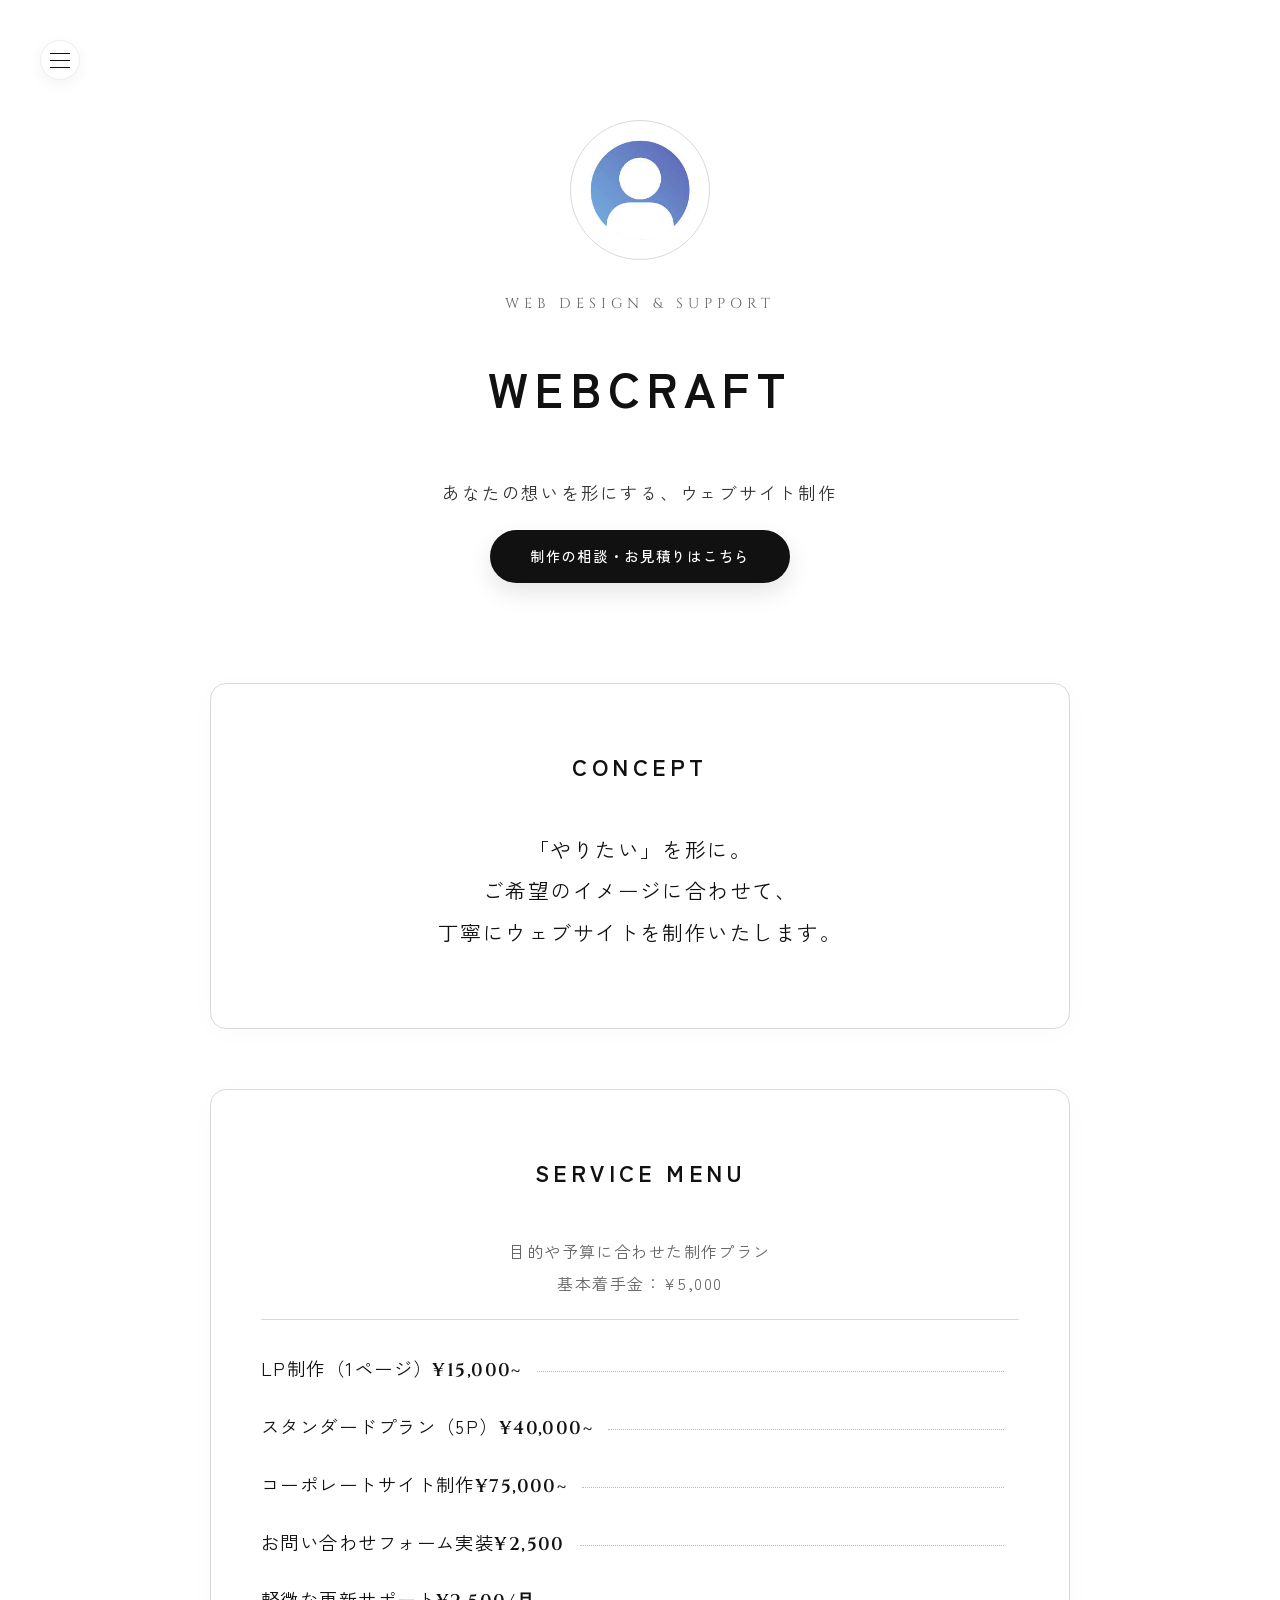
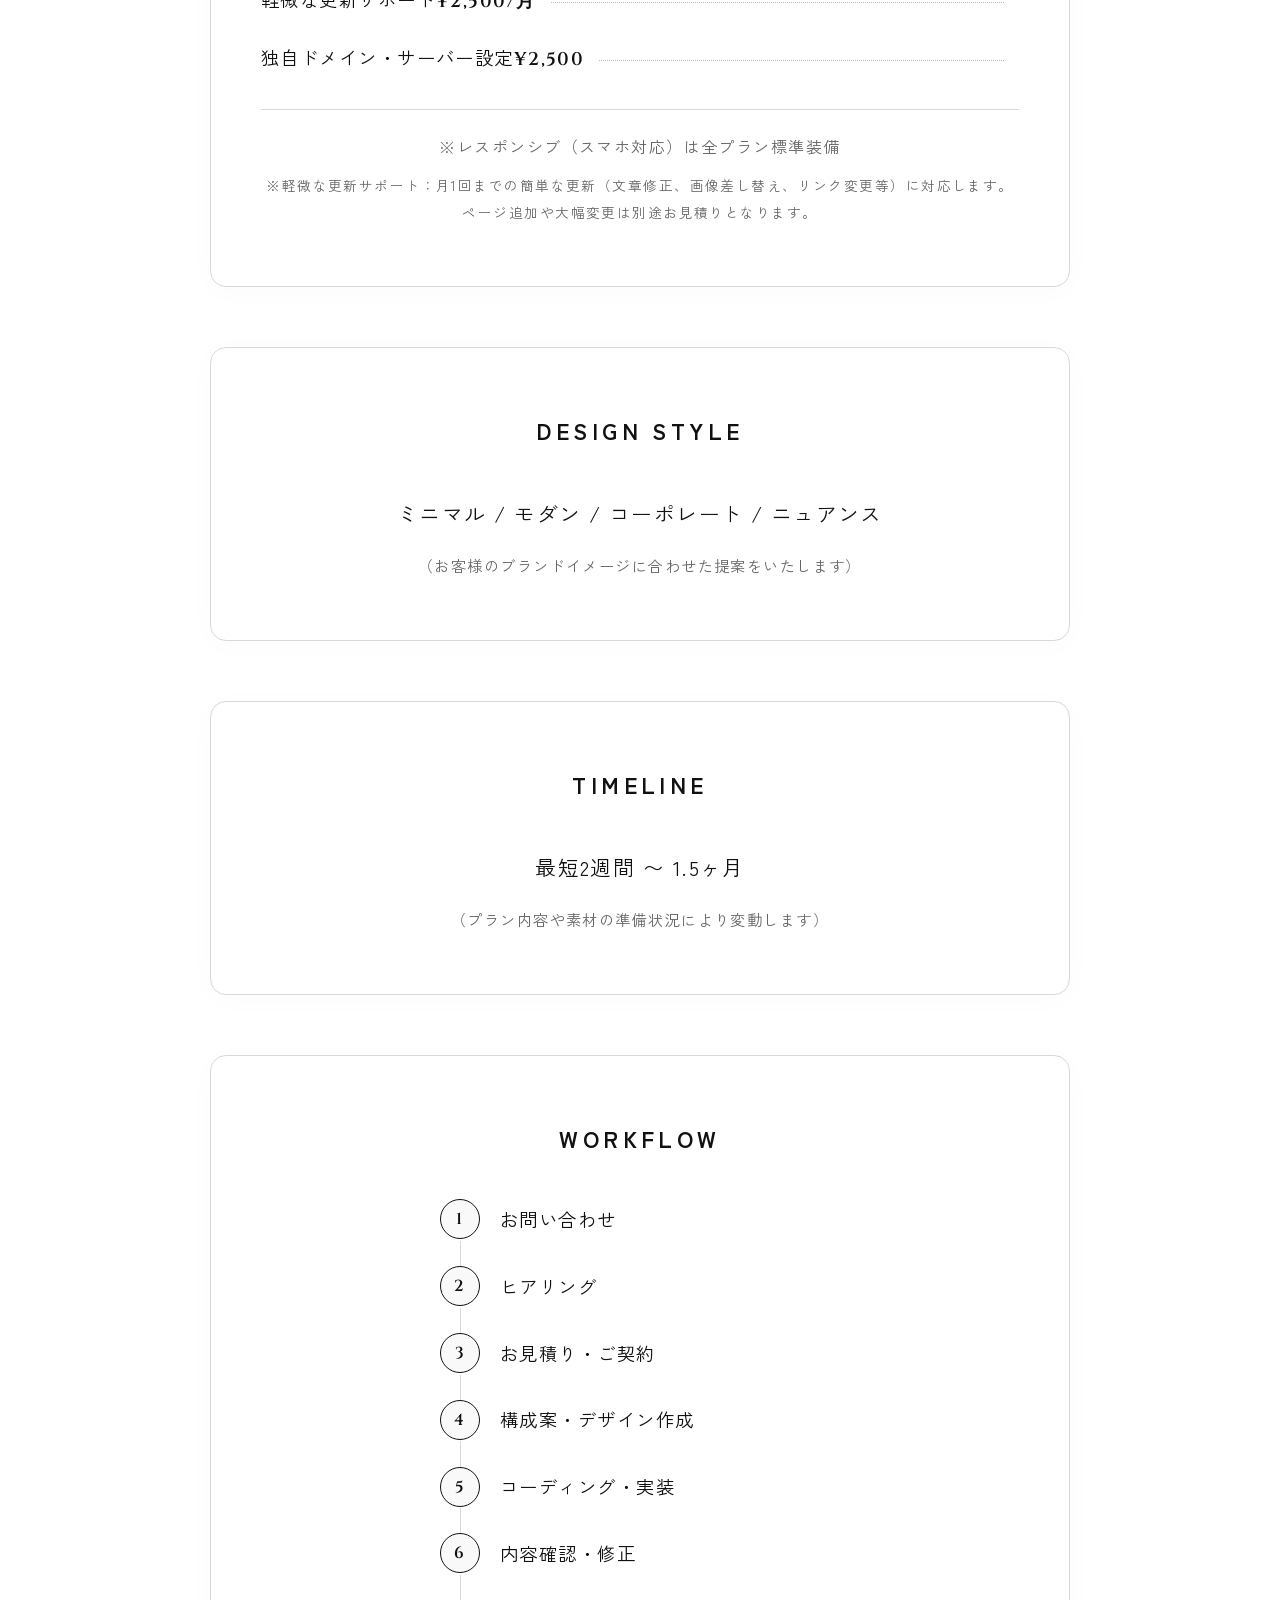
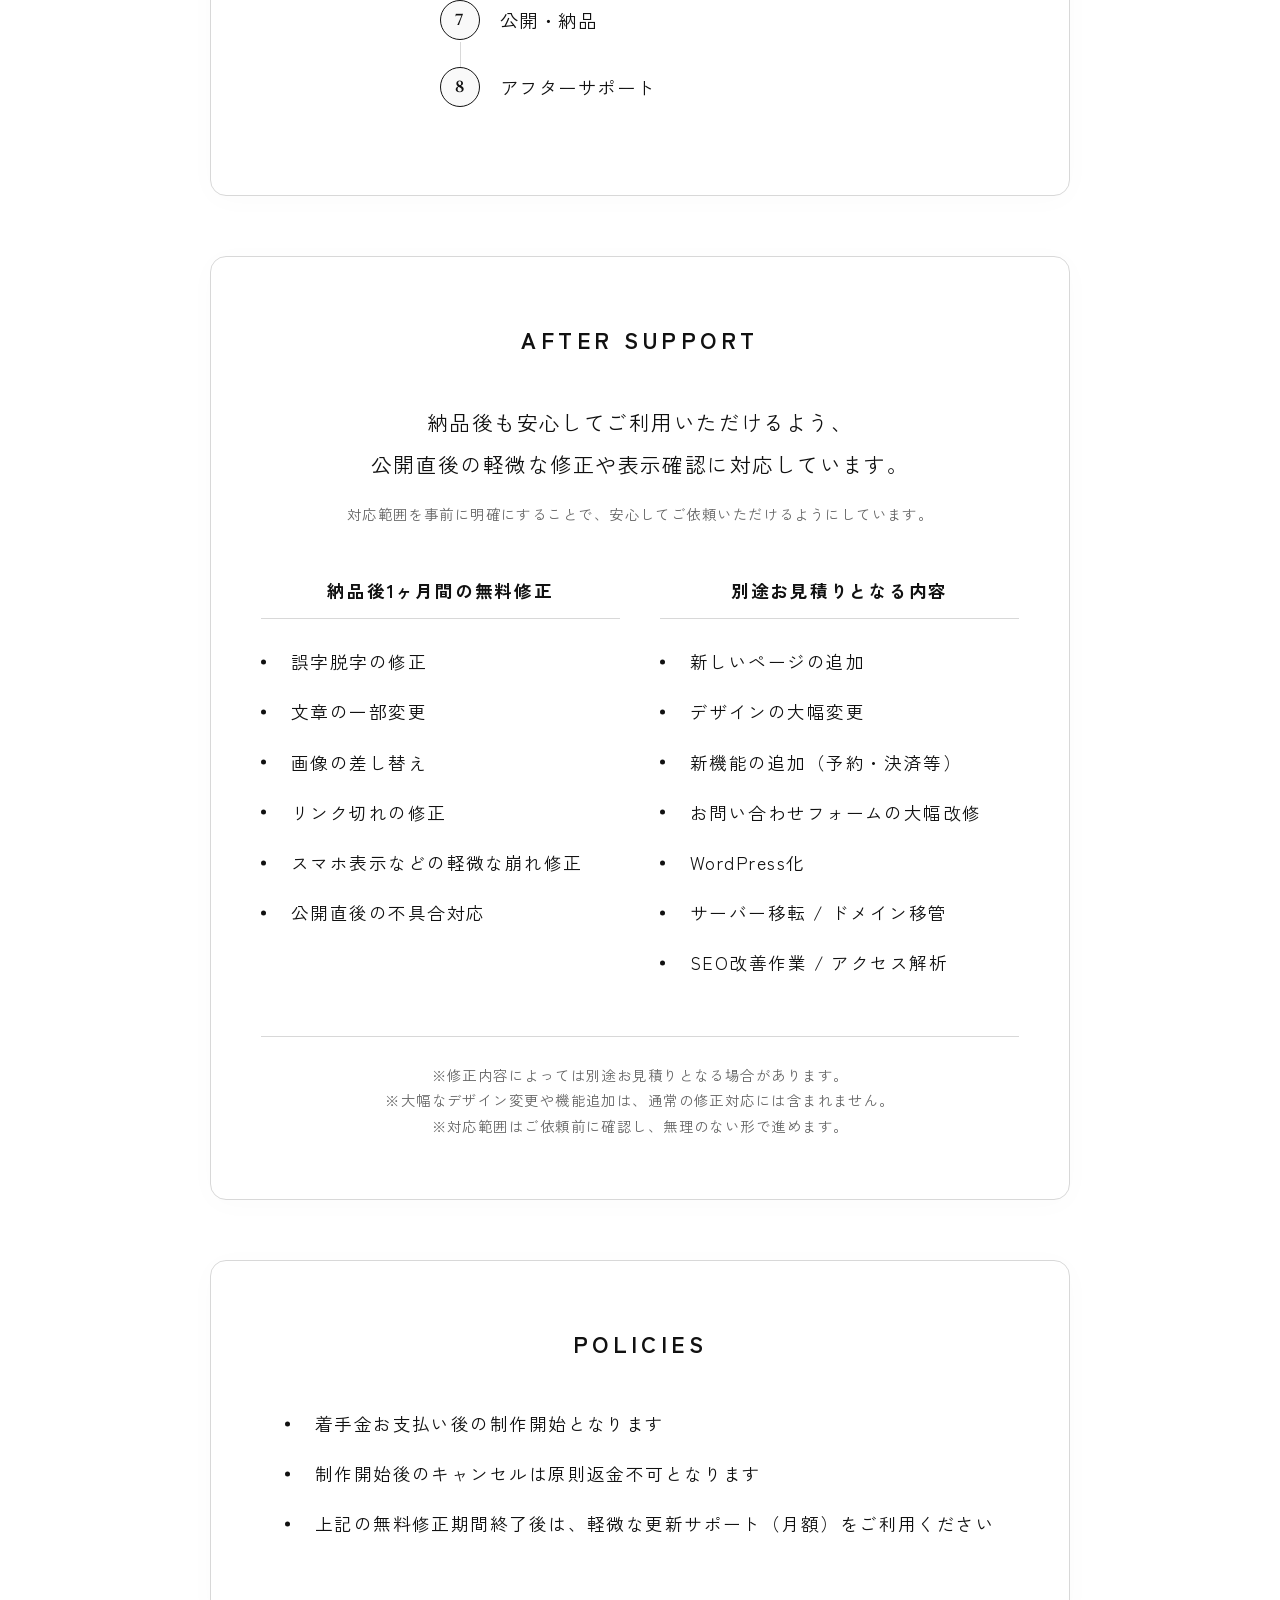
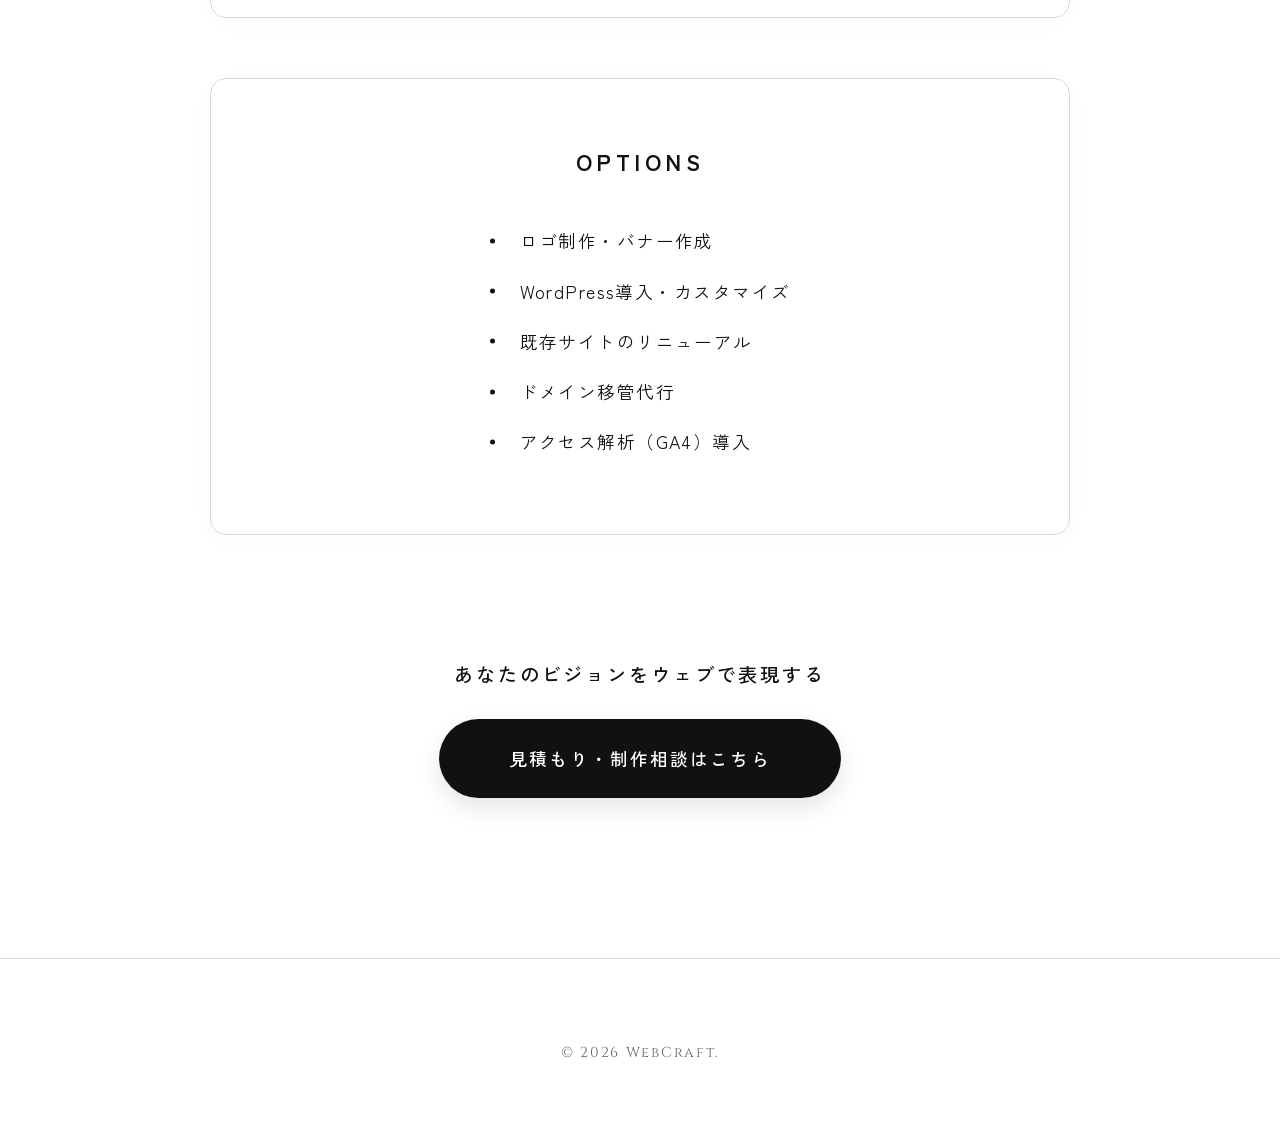
<file: index.html>
<!DOCTYPE html>
<html lang="ja">
<head>
    <meta charset="UTF-8">
    <meta name="viewport" content="width=device-width, initial-scale=1.0">
    <title>WebCraft | ウェブサイト制作・デザイン相談</title>
    <meta name="description" content="ご希望に合わせて、丁寧なウェブサイト制作・デザインの相談を承ります。LP制作から個人サイトまで、お気軽にご相談ください。">
    
    <!-- Google Fonts -->
    <link rel="preconnect" href="https://fonts.googleapis.com">
    <link rel="preconnect" href="https://fonts.gstatic.com" crossorigin>
    <link href="https://fonts.googleapis.com/css2?family=Cinzel:wght@400..800&family=Zen+Kaku+Gothic+New:wght@300;400;500&display=swap" rel="stylesheet">
    
    <link rel="stylesheet" href="style.css">
    <style>
        /* Sidebar Navigation Styles */
        .side-nav {
            position: fixed;
            top: 40px;
            left: 40px;
            z-index: 1000;
        }

        .nav-toggle {
            cursor: pointer;
            width: 40px;
            height: 40px;
            display: flex;
            flex-direction: column;
            justify-content: center;
            align-items: center;
            background: #fff;
            border: 1px solid #eee;
            border-radius: 50%;
            box-shadow: 0 4px 15px rgba(0,0,0,0.05);
            transition: all 0.3s ease;
        }

        .nav-toggle span {
            display: block;
            width: 20px;
            height: 1px;
            background: #111;
            margin: 3px 0;
            transition: 0.3s;
        }

        .nav-links {
            list-style: none;
            margin-top: 20px;
            background: rgba(255, 255, 255, 0.95);
            padding: 20px;
            border-radius: 12px;
            border: 1px solid #eee;
            box-shadow: 0 10px 30px rgba(0,0,0,0.05);
            backdrop-filter: blur(10px);
            opacity: 0;
            visibility: hidden;
            transform: translateX(-20px);
            transition: all 0.4s cubic-bezier(0.165, 0.84, 0.44, 1);
        }

        .side-nav.active .nav-links {
            opacity: 1;
            visibility: visible;
            transform: translateX(0);
        }

        .side-nav.active .nav-toggle span:nth-child(1) { transform: translateY(7px) rotate(45deg); }
        .side-nav.active .nav-toggle span:nth-child(2) { opacity: 0; }
        .side-nav.active .nav-toggle span:nth-child(3) { transform: translateY(-7px) rotate(-45deg); }

        .nav-links li {
            margin-bottom: 15px;
        }

        .nav-links li:last-child {
            margin-bottom: 0;
        }

        .nav-links a {
            text-decoration: none;
            color: #666;
            font-size: 0.85rem;
            text-transform: uppercase;
            letter-spacing: 0.2em;
            transition: color 0.3s;
            font-family: 'Zen Kaku Gothic New', sans-serif;
        }

        .nav-links a:hover {
            color: #111;
        }

        @media (max-width: 1000px) {
            .side-nav {
                top: 20px;
                left: 20px;
            }
        }
    </style>
</head>
<body>
    <nav class="side-nav">
        <div class="nav-toggle" id="navToggle">
            <span></span>
            <span></span>
            <span></span>
        </div>
        <ul class="nav-links">
            <li><a href="#concept">Concept</a></li>
            <li><a href="#menu">Menu</a></li>
            <li><a href="#colors">Colors</a></li>
            <li><a href="#delivery">Delivery</a></li>
            <li><a href="#flow">Flow</a></li>
            <li><a href="#support">Support</a></li>
            <li><a href="#notes">Notes</a></li>
            <li><a href="estimate.html" target="_blank">Order</a></li>
            <li><a href="contact.html" target="_blank">Contact</a></li>
        </ul>
    </nav>
    <div class="wrapper fade-in">
        <header class="header">
            <div class="logo-container">
                <img src="logo.png" alt="WebCraft Logo" class="site-logo">
            </div>
            <p class="subtitle">Web Design & Support</p>
            <h1 class="site-title">WebCraft</h1>
            <div class="header-cta" style="margin-top: 40px;">
                <p class="cta-tagline" style="font-size: 1.1rem; margin-bottom: 20px; letter-spacing: 0.1em; color: #333;">あなたの想いを形にする、ウェブサイト制作</p>
                <a href="estimate.html" target="_blank" class="btn-primary" style="padding: 12px 40px; font-size: 0.9rem;">制作の相談・お見積りはこちら</a>
            </div>
        </header>

        <main class="main-content">
            <section class="section" id="concept">
                <h2 class="section-title">Concept</h2>
                <div class="content-box">
                    <p class="text-large">
                        「やりたい」を形に。<br>
                        ご希望のイメージに合わせて、<br>
                        丁寧にウェブサイトを制作いたします。
                    </p>
                </div>
            </section>

            <section class="section" id="menu">
                <h2 class="section-title">Service Menu</h2>
                <div class="content-box">
                    <div class="menu-header">
                        <p>目的や予算に合わせた制作プラン</p>
                        <p>基本着手金：¥5,000</p>
                    </div>
                    <ul class="menu-list">
                        <li><span class="label">LP制作（1ページ）</span><span class="price">¥15,000~</span></li>
                        <li><span class="label">スタンダードプラン（5P）</span><span class="price">¥40,000~</span></li>
                        <li><span class="label">コーポレートサイト制作</span><span class="price">¥75,000~</span></li>
                        <li><span class="label">お問い合わせフォーム実装</span><span class="price">¥2,500</span></li>
                        <li><span class="label">軽微な更新サポート</span><span class="price">¥2,500/月</span></li>
                        <li><span class="label">独自ドメイン・サーバー設定</span><span class="price">¥2,500</span></li>
                    </ul>
                    <div class="menu-footer">
                        <p style="margin-bottom: 10px;">※レスポンシブ（スマホ対応）は全プラン標準装備</p>
                        <p style="font-size: 0.85rem;">※軽微な更新サポート：月1回までの簡単な更新（文章修正、画像差し替え、リンク変更等）に対応します。ページ追加や大幅変更は別途お見積りとなります。</p>
                    </div>
                </div>
            </section>

            <section class="section" id="colors">
                <h2 class="section-title">Design Style</h2>
                <div class="content-box">
                    <p class="text-large">ミニマル / モダン / コーポレート / ニュアンス</p>
                    <p class="text-small">（お客様のブランドイメージに合わせた提案をいたします）</p>
                </div>
            </section>

            <section class="section" id="delivery">
                <h2 class="section-title">Timeline</h2>
                <div class="content-box">
                    <p class="text-large">最短2週間 〜 1.5ヶ月</p>
                    <p class="text-small">（プラン内容や素材の準備状況により変動します）</p>
                </div>
            </section>

            <section class="section" id="flow">
                <h2 class="section-title">Workflow</h2>
                <div class="content-box">
                    <ol class="flow-list">
                        <li><span>1</span>お問い合わせ</li>
                        <li><span>2</span>ヒアリング</li>
                        <li><span>3</span>お見積り・ご契約</li>
                        <li><span>4</span>構成案・デザイン作成</li>
                        <li><span>5</span>コーディング・実装</li>
                        <li><span>6</span>内容確認・修正</li>
                        <li><span>7</span>公開・納品</li>
                        <li><span>8</span>アフターサポート</li>
                    </ol>
                </div>
            </section>

            <section class="section" id="support">
                <h2 class="section-title">After Support</h2>
                <div class="content-box">
                    <p class="text-large" style="margin-bottom: 40px;">
                        納品後も安心してご利用いただけるよう、<br>
                        公開直後の軽微な修正や表示確認に対応しています。<br>
                        <span style="font-size: 0.9rem; color: var(--text-light); margin-top: 15px; display: inline-block;">対応範囲を事前に明確にすることで、安心してご依頼いただけるようにしています。</span>
                    </p>
                    
                    <div style="display: flex; flex-wrap: wrap; gap: 40px; justify-content: center; text-align: left; margin-bottom: 40px;">
                        <div style="flex: 1; min-width: 280px; max-width: 400px;">
                            <h3 style="font-size: 1.1rem; margin-bottom: 25px; border-bottom: 1px solid var(--border-color); padding-bottom: 10px; letter-spacing: 0.1em; text-align: center;">納品後1ヶ月間の無料修正</h3>
                            <ul class="notes-list" style="display: block;">
                                <li>誤字脱字の修正</li>
                                <li>文章の一部変更</li>
                                <li>画像の差し替え</li>
                                <li>リンク切れの修正</li>
                                <li>スマホ表示などの軽微な崩れ修正</li>
                                <li>公開直後の不具合対応</li>
                            </ul>
                        </div>
                        <div style="flex: 1; min-width: 280px; max-width: 400px;">
                            <h3 style="font-size: 1.1rem; margin-bottom: 25px; border-bottom: 1px solid var(--border-color); padding-bottom: 10px; letter-spacing: 0.1em; text-align: center;">別途お見積りとなる内容</h3>
                            <ul class="notes-list" style="display: block;">
                                <li>新しいページの追加</li>
                                <li>デザインの大幅変更</li>
                                <li>新機能の追加（予約・決済等）</li>
                                <li>お問い合わせフォームの大幅改修</li>
                                <li>WordPress化</li>
                                <li>サーバー移転 / ドメイン移管</li>
                                <li>SEO改善作業 / アクセス解析</li>
                            </ul>
                        </div>
                    </div>
                    
                    <div style="font-size: 0.9rem; color: var(--text-light); border-top: 1px solid var(--border-color); padding-top: 25px; text-align: center; line-height: 1.8;">
                        <p>※修正内容によっては別途お見積りとなる場合があります。</p>
                        <p>※大幅なデザイン変更や機能追加は、通常の修正対応には含まれません。</p>
                        <p>※対応範囲はご依頼前に確認し、無理のない形で進めます。</p>
                    </div>
                </div>
            </section>

            <section class="section" id="notes">
                <h2 class="section-title">Policies</h2>
                <div class="content-box">
                    <ul class="notes-list">
                        <li>着手金お支払い後の制作開始となります</li>
                        <li>制作開始後のキャンセルは原則返金不可となります</li>
                        <li>上記の無料修正期間終了後は、軽微な更新サポート（月額）をご利用ください</li>
                    </ul>
                </div>
            </section>

            <section class="section" id="details">
                <h2 class="section-title">Options</h2>
                <div class="content-box">
                    <ul class="notes-list">
                        <li>ロゴ制作・バナー作成</li>
                        <li>WordPress導入・カスタマイズ</li>
                        <li>既存サイトのリニューアル</li>
                        <li>ドメイン移管代行</li>
                        <li>アクセス解析（GA4）導入</li>
                    </ul>
                </div>
            </section>

            <section class="cta-section">
                <p class="cta-tagline" style="font-size: 1.2rem; margin-bottom: 25px; letter-spacing: 0.15em; font-weight: 500;">あなたのビジョンをウェブで表現する</p>
                <a href="estimate.html" target="_blank" class="btn-primary">見積もり・制作相談はこちら</a>
            </section>
        </main>

        <footer class="footer">
            <p>&copy; 2026 WebCraft.</p>
        </footer>
    </div>
    <script>
        const navToggle = document.getElementById('navToggle');
        const sideNav = document.querySelector('.side-nav');
        const navLinks = document.querySelectorAll('.nav-links a');

        navToggle.addEventListener('click', () => {
            sideNav.classList.toggle('active');
        });

        navLinks.forEach(link => {
            link.addEventListener('click', () => {
                sideNav.classList.remove('active');
            });
        });
    </script>
</body>
</html>
</file>
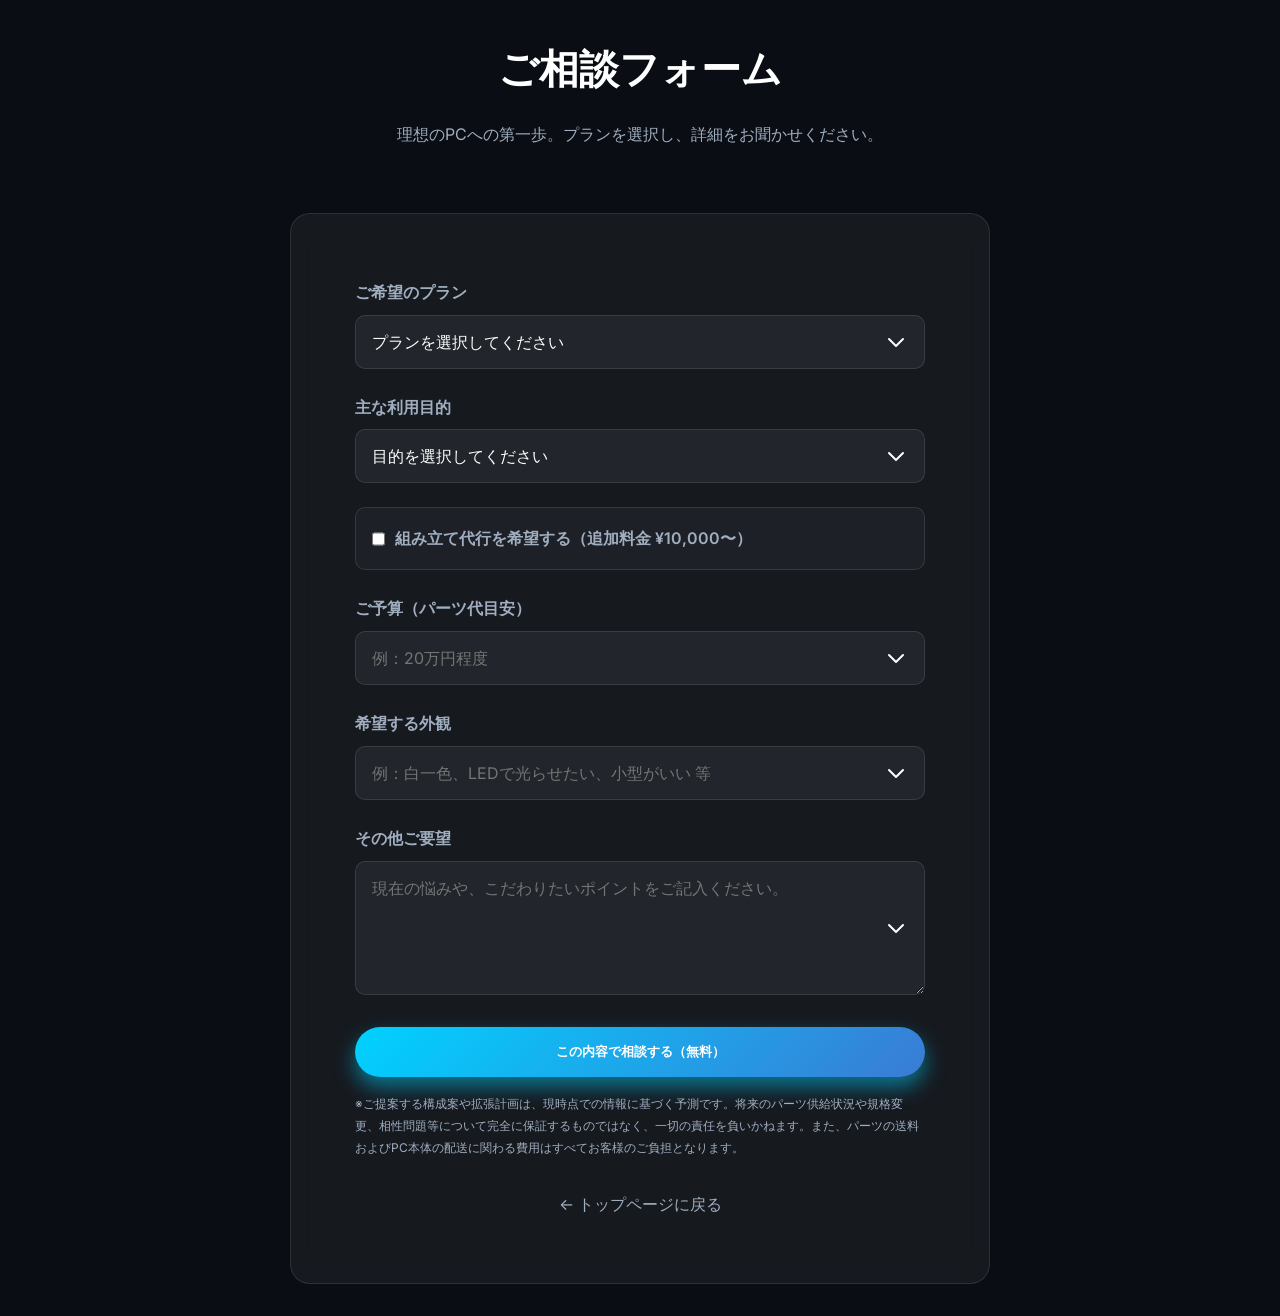
<file: contact.html>
<!DOCTYPE html>
<html lang="ja">
<head>
    <meta charset="UTF-8">
    <meta name="viewport" content="width=device-width, initial-scale=1.0">
    <title>ご相談フォーム | PC Build Consultant</title>
    <link rel="stylesheet" href="index.css">
    <link rel="stylesheet" href="https://cdnjs.cloudflare.com/ajax/libs/font-awesome/6.4.0/css/all.min.css">
    <style>
        body {
            display: flex;
            align-items: center;
            justify-content: center;
            min-height: 100vh;
            padding: 2rem;
        }
        .contact-container {
            width: 100%;
            max-width: 800px;
        }
        /* Style adjustments for select options to fix color clashing */
        select option {
            background-color: #1a202c; /* Matches dark theme */
            color: white;
        }
    </style>
</head>
<body>
    <div class="contact-container">
        <div class="section-title">
            <h2>ご相談フォーム</h2>
            <p>理想のPCへの第一歩。プランを選択し、詳細をお聞かせください。</p>
        </div>
        <div class="contact-form glass">
            <form id="pc-form">
                <div class="form-group">
                    <label for="plan">ご希望のプラン</label>
                    <select id="plan" required>
                        <option value="">プランを選択してください</option>
                        <option value="light">ライト構成案（¥1,000）</option>
                        <option value="standard">スタンダード・フルサポート（¥2,000）</option>
                        <option value="pro">プロフェッショナル・ビルド（¥4,000）</option>
                    </select>
                </div>
                <div class="form-group">
                    <label for="purpose">主な利用目的</label>
                    <select id="purpose" required>
                        <option value="">目的を選択してください</option>
                        <option value="gaming">ゲーミング</option>
                        <option value="creative">動画編集・クリエイティブ</option>
                        <option value="ai">AI学習・ディープラーニング</option>
                        <option value="office">事務・ビジネス</option>
                    </select>
                </div>
                <div class="form-group" style="display: flex; align-items: center; gap: 10px; background: rgba(255,255,255,0.03); padding: 1rem; border-radius: 10px; border: 1px solid var(--border);">
                    <input type="checkbox" id="assembly" style="width: auto; margin: 0;">
                    <label for="assembly" style="margin: 0; cursor: pointer;">組み立て代行を希望する（追加料金 ¥10,000〜）</label>
                </div>
                <div class="form-group">
                    <label for="budget">ご予算（パーツ代目安）</label>
                    <input type="text" id="budget" placeholder="例：20万円程度" required>
                </div>
                <div class="form-group">
                    <label for="look">希望する外観</label>
                    <input type="text" id="look" placeholder="例：白一色、LEDで光らせたい、小型がいい 等">
                </div>
                <div class="form-group">
                    <label for="message">その他ご要望</label>
                    <textarea id="message" rows="5" placeholder="現在の悩みや、こだわりたいポイントをご記入ください。"></textarea>
                </div>
                <button type="submit" class="btn btn-primary" style="width: 100%;">この内容で相談する（無料）</button>
                <p style="color: var(--text-muted); font-size: 0.75rem; margin-top: 1rem; line-height: 1.8;">
                    ※ご提案する構成案や拡張計画は、現時点での情報に基づく予測です。将来のパーツ供給状況や規格変更、相性問題等について完全に保証するものではなく、一切の責任を負いかねます。また、パーツの送料およびPC本体の配送に関わる費用はすべてお客様のご負担となります。
                </p>
                <div style="text-align: center; margin-top: 2rem;">
                    <a href="index.html" style="color: var(--text-muted); text-decoration: none;">← トップページに戻る</a>
                </div>
            </form>
        </div>
    </div>

    <script src="index.js"></script>
    <script>
        // Auto-fill plan if passed in URL
        const urlParams = new URLSearchParams(window.location.search);
        const plan = urlParams.get('plan');
        if (plan) {
            document.getElementById('plan').value = plan;
        }
    </script>
</body>
</html>
</file>
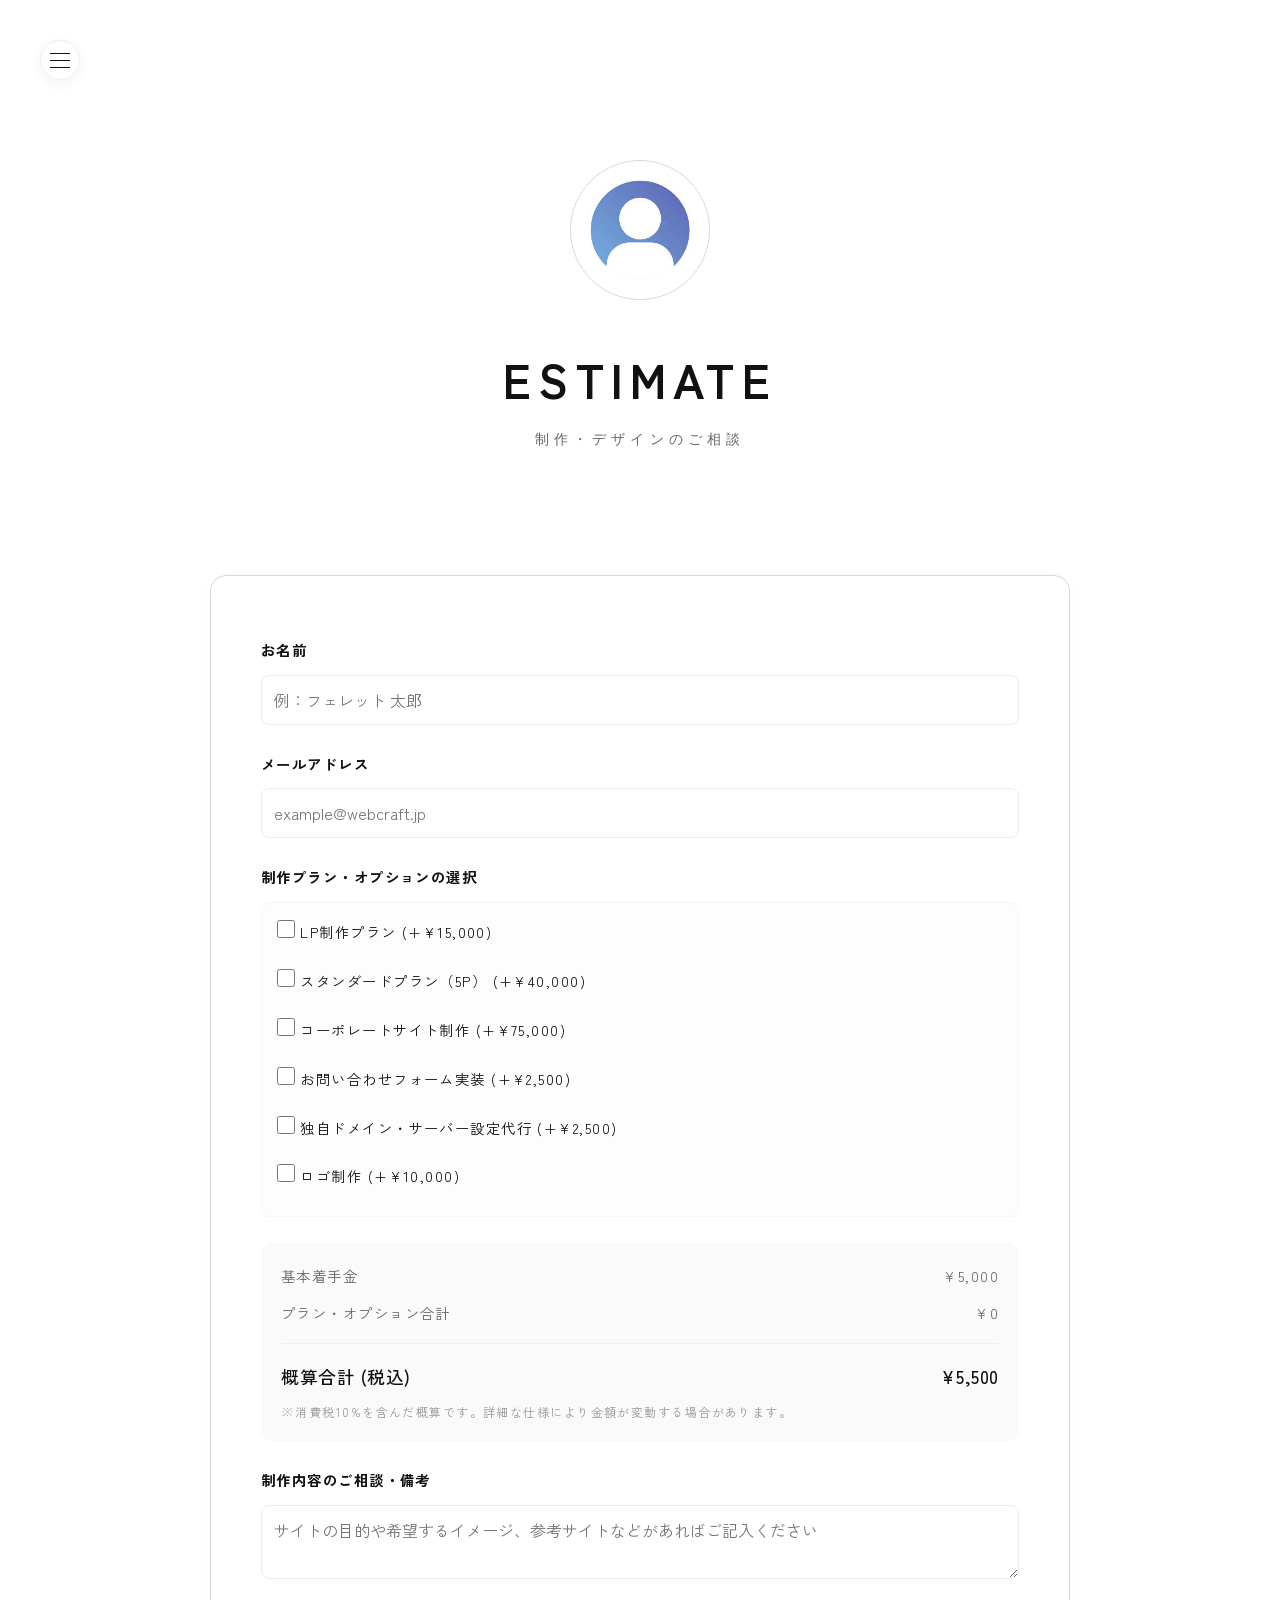
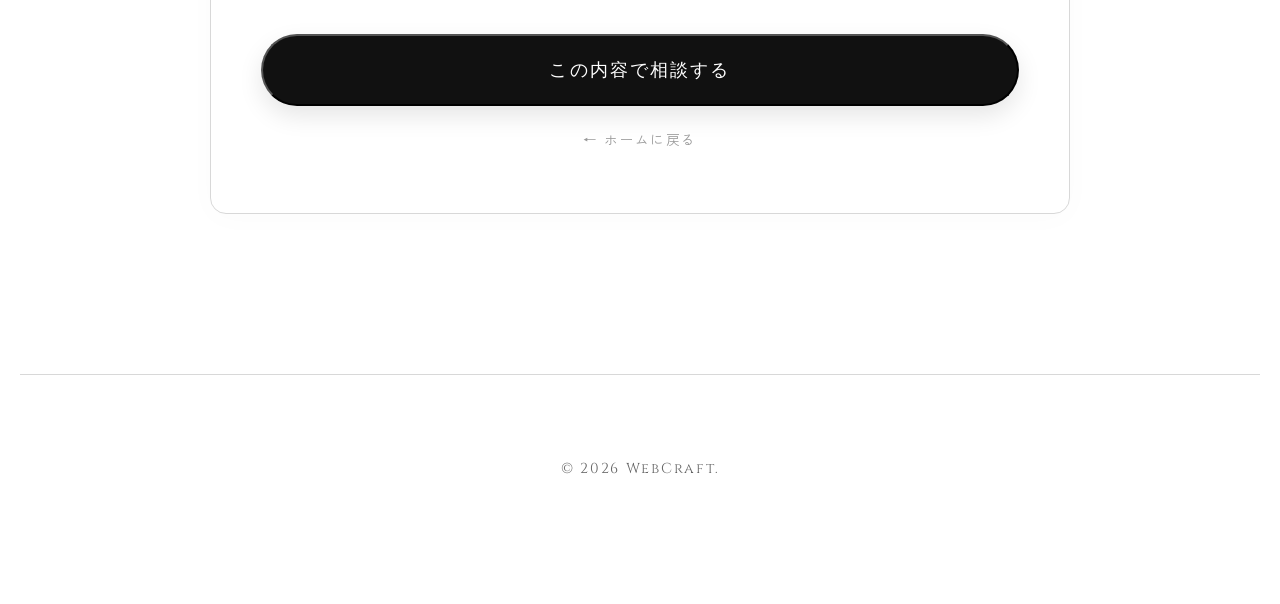
<file: estimate.html>
<!DOCTYPE html>
<html lang="ja">

<head>
    <meta charset="UTF-8">
    <meta name="viewport" content="width=device-width, initial-scale=1.0">
    <title>Estimate | WebCraft</title>

    <!-- Google Fonts -->
    <link rel="preconnect" href="https://fonts.googleapis.com">
    <link rel="preconnect" href="https://fonts.gstatic.com" crossorigin>
    <link
        href="https://fonts.googleapis.com/css2?family=Cinzel:wght@400..800&family=Zen+Kaku+Gothic+New:wght@300;400;500&display=swap"
        rel="stylesheet">

    <link rel="stylesheet" href="style.css">
    <style>
        /* Sidebar Navigation Styles */
        .side-nav {
            position: fixed;
            top: 40px;
            left: 40px;
            z-index: 1000;
        }

        .nav-toggle {
            cursor: pointer;
            width: 40px;
            height: 40px;
            display: flex;
            flex-direction: column;
            justify-content: center;
            align-items: center;
            background: #fff;
            border: 1px solid #eee;
            border-radius: 50%;
            box-shadow: 0 4px 15px rgba(0, 0, 0, 0.05);
            transition: all 0.3s ease;
        }

        .nav-toggle span {
            display: block;
            width: 20px;
            height: 1px;
            background: #111;
            margin: 3px 0;
            transition: 0.3s;
        }

        .nav-links {
            list-style: none;
            margin-top: 20px;
            background: rgba(255, 255, 255, 0.95);
            padding: 20px;
            border-radius: 12px;
            border: 1px solid #eee;
            box-shadow: 0 10px 30px rgba(0, 0, 0, 0.05);
            backdrop-filter: blur(10px);
            opacity: 0;
            visibility: hidden;
            transform: translateX(-20px);
            transition: all 0.4s cubic-bezier(0.165, 0.84, 0.44, 1);
        }

        .side-nav.active .nav-links {
            opacity: 1;
            visibility: visible;
            transform: translateX(0);
        }

        .side-nav.active .nav-toggle span:nth-child(1) {
            transform: translateY(7px) rotate(45deg);
        }

        .side-nav.active .nav-toggle span:nth-child(2) {
            opacity: 0;
        }

        .side-nav.active .nav-toggle span:nth-child(3) {
            transform: translateY(-7px) rotate(-45deg);
        }

        .nav-links li {
            margin-bottom: 15px;
        }

        .nav-links li:last-child {
            margin-bottom: 0;
        }

        .nav-links a {
            text-decoration: none;
            color: #666;
            font-size: 0.85rem;
            text-transform: uppercase;
            letter-spacing: 0.2em;
            transition: color 0.3s;
            font-family: 'Zen Kaku Gothic New', sans-serif;
        }

        .nav-links a:hover {
            color: #111;
        }

        @media (max-width: 1000px) {
            .side-nav {
                top: 20px;
                left: 20px;
            }
        }

        /* Reusing some specific styles for the estimate page */
        body {
            padding: 40px 20px;
        }

        .main-content {
            max-width: 900px;
        }

        /* Order Form Styles */
        .order-form {
            text-align: left;
            width: 100%;
        }

        .form-group {
            margin-bottom: 25px;
        }

        .form-group label {
            display: block;
            font-weight: 700;
            margin-bottom: 10px;
            font-size: 0.9rem;
        }

        .form-group input[type="text"],
        .form-group textarea {
            width: 100%;
            padding: 12px;
            border: 1px solid #eee;
            border-radius: 8px;
            font-family: 'Zen Kaku Gothic New', sans-serif;
            font-size: 1rem;
        }

        .calc-options {
            display: flex;
            flex-direction: column;
            gap: 10px;
            background: #fdfdfd;
            padding: 15px;
            border-radius: 8px;
            border: 1px solid #f5f5f5;
        }

        .calc-item {
            display: flex;
            align-items: center;
            gap: 10px;
            font-size: 0.95rem;
            cursor: pointer;
            font-weight: 400 !important;
        }

        .calc-item input {
            width: 18px;
            height: 18px;
            accent-color: #111;
        }

        .estimation-result {
            background: #fafafa;
            padding: 20px;
            border-radius: 12px;
            margin-bottom: 25px;
        }

        .est-row {
            display: flex;
            justify-content: space-between;
            margin-bottom: 8px;
            font-size: 0.9rem;
            color: #666;
        }

        .est-row.total {
            margin-top: 15px;
            padding-top: 15px;
            border-top: 1px solid #eee;
            color: #111;
            font-weight: 500;
            font-size: 1.1rem;
            letter-spacing: 0.03em;
        }

        .est-note {
            font-size: 0.75rem;
            color: #999;
            margin-top: 10px;
            line-height: 1.4;
        }
    </style>
</head>

<body>
    <nav class="side-nav">
        <div class="nav-toggle" id="navToggle">
            <span></span>
            <span></span>
            <span></span>
        </div>
        <ul class="nav-links">
            <li><a href="index.html#concept">Concept</a></li>
            <li><a href="index.html#menu">Menu</a></li>
            <li><a href="index.html#colors">Colors</a></li>
            <li><a href="index.html#delivery">Delivery</a></li>
            <li><a href="index.html#flow">Flow</a></li>
            <li><a href="index.html#notes">Notes</a></li>
            <li><a href="estimate.html">Order</a></li>
            <li><a href="contact.html">Contact</a></li>
        </ul>
    </nav>
    <div class="wrapper fade-in">
        <header class="header">
            <div class="logo-container">
                <img src="logo.png" alt="WebCraft Logo" class="site-logo">
            </div>
            <h1 class="site-title">Estimate</h1>
            <p class="subtitle">制作・デザインのご相談</p>
        </header>

        <main class="main-content">
            <div class="section">
                <form id="orderForm" class="order-form">
                    <div class="form-group">
                        <label>お名前</label>
                        <input type="text" placeholder="例：フェレット 太郎" required>
                    </div>

                    <div class="form-group">
                        <label>メールアドレス</label>
                        <input type="email" placeholder="example@webcraft.jp" required
                            style="width: 100%; padding: 12px; border: 1px solid #eee; border-radius: 8px; font-family: 'Zen Kaku Gothic New', sans-serif; font-size: 1rem;">
                    </div>

                    <div class="form-group">
                        <label>制作プラン・オプションの選択</label>
                        <div class="calc-options">
                            <label class="calc-item">
                                <input type="checkbox" data-price="15000" class="option-check">
                                LP制作プラン (+¥15,000)
                            </label>
                            <label class="calc-item">
                                <input type="checkbox" data-price="40000" class="option-check">
                                スタンダードプラン（5P） (+¥40,000)
                            </label>
                            <label class="calc-item">
                                <input type="checkbox" data-price="75000" class="option-check">
                                コーポレートサイト制作 (+¥75,000)
                            </label>
                            <label class="calc-item">
                                <input type="checkbox" data-price="2500" class="option-check">
                                お問い合わせフォーム実装 (+¥2,500)
                            </label>
                            <label class="calc-item">
                                <input type="checkbox" data-price="2500" class="option-check">
                                独自ドメイン・サーバー設定代行 (+¥2,500)
                            </label>
                            <label class="calc-item">
                                <input type="checkbox" data-price="10000" class="option-check">
                                ロゴ制作 (+¥10,000)
                            </label>
                        </div>
                    </div>

                    <div class="estimation-result">
                        <div class="est-row"><span>基本着手金</span><span>¥5,000</span></div>
                        <div class="est-row"><span>プラン・オプション合計</span><span id="optTotal">¥0</span></div>
                        <div class="est-row total"><span>概算合計 (税込)</span><span id="grandTotal">¥5,500</span></div>
                        <p class="est-note">※消費税10%を含んだ概算です。詳細な仕様により金額が変動する場合があります。</p>
                    </div>

                    <div class="form-group">
                        <label>制作内容のご相談・備考</label>
                        <textarea placeholder="サイトの目的や希望するイメージ、参考サイトなどがあればご記入ください" required></textarea>
                    </div>

                    <button type="submit" class="btn-primary" style="width: 100%; margin-top: 20px;">この内容で相談する</button>
                    <a href="index.html"
                        style="display: block; text-align: center; margin-top: 20px; font-size: 0.85rem; color: #999; text-decoration: none;">←
                        ホームに戻る</a>
                </form>
            </div>
        </main>

        <footer class="footer">
            <p>&copy; 2026 WebCraft.</p>
        </footer>
    </div>

    <script>
        // Estimation Logic
        const optionChecks = document.querySelectorAll('.option-check');
        const optTotalDisp = document.getElementById('optTotal');
        const grandTotalDisp = document.getElementById('grandTotal');

        const BASE_FEE = 5000;
        const TAX_RATE = 1.1;

        function calculate() {
            let optTotal = 0;
            optionChecks.forEach(check => {
                if (check.checked) {
                    optTotal += parseInt(check.getAttribute('data-price'));
                }
            });

            const grandTotal = Math.floor((BASE_FEE + optTotal) * TAX_RATE);

            optTotalDisp.textContent = `¥${optTotal.toLocaleString()}`;
            grandTotalDisp.textContent = `¥${grandTotal.toLocaleString()}`;
        }

        optionChecks.forEach(check => {
            check.addEventListener('change', calculate);
        });

        // --- フォーム送信処理 (本番用: Googleスプレッドシート連携) ---
        const GOOGLE_SCRIPT_URL = 'https://script.google.com/macros/s/AKfycbzH8573DEAutE2ANOqLQ4d4LCcSdbCPlkciENKprfs0jQM_vAXwbz9qM_gwnN8C5DT06A/exec';

        async function sendToGoogleSheet(data) {
            await fetch(GOOGLE_SCRIPT_URL, {
                method: 'POST',
                mode: 'no-cors',
                headers: {
                    'Content-Type': 'text/plain;charset=utf-8'
                },
                body: JSON.stringify(data)
            });
        }

        // Form Submission Logic
        document.getElementById('orderForm').addEventListener('submit', async (e) => {
            e.preventDefault();

            const submitBtn = e.target.querySelector('button[type="submit"]');
            const originalText = submitBtn.innerText;
            submitBtn.disabled = true;
            submitBtn.innerText = '送信中...';

            const selectedOptions = Array.from(optionChecks)
                .filter(c => c.checked)
                .map(c => c.parentElement.textContent.trim().split(' (')[0])
                .join(', ');

            const newData = {
                type: 'Order',
                date: new Date().toISOString(),
                name: document.querySelector('input[type="text"]').value,
                email: document.querySelector('input[type="email"]').value,
                message: document.querySelector('textarea').value,
                options: selectedOptions || 'なし',
                total: document.getElementById('grandTotal').textContent,
                source: 'estimate.html'
            };

            try {
                await sendToGoogleSheet(newData);
                alert('送信しました');
                e.target.reset();
                calculate();
            } catch (error) {
                console.error('Submission error:', error);
                alert('送信に失敗しました。時間をおいて再度お試しください。');
            } finally {
                submitBtn.innerText = originalText;
                submitBtn.disabled = false;
            }
        });

        // Navigation Toggle
        const navToggle = document.getElementById('navToggle');
        const sideNav = document.querySelector('.side-nav');
        const navLinks = document.querySelectorAll('.nav-links a');

        navToggle.addEventListener('click', () => {
            sideNav.classList.toggle('active');
        });

        navLinks.forEach(link => {
            link.addEventListener('click', () => {
                sideNav.classList.remove('active');
            });
        });
    </script>
</body>

</html>
</file>
<file: style.css>
:root {
    --bg-color: #ffffff;
    --text-color: #111111;
    --text-light: #666666;
    --border-color: #d8d8d8;
}

* {
    margin: 0;
    padding: 0;
    box-sizing: border-box;
}

body {
    background-color: var(--bg-color);
    color: var(--text-color);
    font-family: 'Zen Kaku Gothic New', sans-serif;
    font-size: 18px;
    line-height: 2;
    letter-spacing: 0.08em;
    -webkit-font-smoothing: antialiased;
    -moz-osx-font-smoothing: grayscale;
}

/* Animations */
.fade-in {
    opacity: 0;
    animation: fadeIn 1.5s ease-out forwards;
}

@keyframes fadeIn {
    from {
        opacity: 0;
        transform: translateY(15px);
    }
    to {
        opacity: 1;
        transform: translateY(0);
    }
}

.wrapper {
    min-height: 100vh;
    display: flex;
    flex-direction: column;
}

/* Header */
.header {
    text-align: center;
    padding: 120px 20px 100px;
}

.subtitle {
    font-family: 'Cinzel', serif;
    font-size: 0.9rem;
    color: var(--text-light);
    letter-spacing: 0.35em;
    margin-bottom: 20px;
    text-transform: uppercase;
}

.site-title {
    font-size: 3rem;
    font-weight: 700;
    letter-spacing: 0.15em;
    color: var(--text-color);
    text-transform: uppercase;
}

.logo-container {
    margin-bottom: 30px;
    display: flex;
    justify-content: center;
}

.site-logo {
    width: 140px;
    height: 140px;
    object-fit: cover;
    border-radius: 50%;
    border: 1px solid var(--border-color);
    padding: 5px;
    background: #fff;
    transition: transform 0.5s ease;
}

.site-logo:hover {
    transform: rotate(360deg);
}

/* Main Content */
.main-content {
    flex: 1;
    max-width: 900px;
    margin: 0 auto;
    padding: 0 20px 100px;
    width: 100%;
}

.section {
    margin-bottom: 60px;
    background: #ffffff;
    border: 1px solid var(--border-color);
    border-radius: 16px;
    padding: 60px 50px;
    box-shadow: 0 4px 30px rgba(0, 0, 0, 0.02);
    display: flex;
    flex-direction: column;
    align-items: center;
    transition: transform 0.3s ease, box-shadow 0.3s ease;
}

.section:hover {
    transform: translateY(-8px);
    box-shadow: 0 15px 50px rgba(0, 0, 0, 0.06);
}

.section-title {
    font-family: 'Zen Kaku Gothic New', sans-serif;
    font-size: 1.4rem;
    font-weight: 700;
    letter-spacing: 0.2em;
    color: var(--text-color);
    margin-bottom: 40px;
    text-transform: uppercase;
    position: relative;
    padding-bottom: 0;
}

.section-title::after {
    display: none;
}

.content-box {
    text-align: center;
    width: 100%;
}

.text-large {
    font-size: 1.3rem;
    color: var(--text-color);
    margin-bottom: 15px;
}

.text-small {
    font-size: 0.95rem;
    color: var(--text-light);
}

/* Menu List */
.menu-header {
    margin-bottom: 30px;
    font-size: 1rem;
    color: var(--text-light);
    border-bottom: 1px solid var(--border-color);
    padding-bottom: 20px;
}

.menu-list {
    list-style: none;
    margin-bottom: 30px;
    max-width: 100%;
}

.menu-list li {
    display: flex;
    justify-content: space-between;
    align-items: baseline;
    margin-bottom: 18px;
    font-size: 1.15rem;
}

.menu-list li .label {
    flex-shrink: 0;
}

.menu-list li::after {
    content: '';
    flex-grow: 1;
    border-bottom: 1px dotted #bbbbbb;
    margin: 0 15px;
    position: relative;
    top: -4px;
}

.menu-list li .price {
    font-family: 'Cinzel', serif;
    font-weight: 600;
    flex-shrink: 0;
}

.menu-sub-note {
    font-size: 0.9rem;
    color: var(--text-light);
    margin-top: -10px;
    margin-bottom: 18px;
    padding-left: 15px;
    border-left: 2px solid var(--border-color);
    text-align: left;
}

.menu-footer {
    font-size: 1rem;
    color: var(--text-light);
    border-top: 1px solid var(--border-color);
    padding-top: 20px;
}

/* Flow List */
.flow-list {
    list-style: none;
    display: inline-block;
    text-align: left;
    width: 100%;
    max-width: 400px;
}

.flow-list li {
    font-size: 1.15rem;
    margin-bottom: 30px;
    padding-left: 60px;
    position: relative;
    color: var(--text-color);
}

.flow-list li span {
    position: absolute;
    left: 0;
    top: 50%;
    transform: translateY(-50%);
    width: 40px;
    height: 40px;
    border: 1px solid var(--text-color);
    border-radius: 50%;
    display: flex;
    align-items: center;
    justify-content: center;
    font-size: 1rem;
    font-family: 'Cinzel', serif;
    font-weight: 600;
    background-color: #f9f9f9;
}

.flow-list li::after {
    content: '';
    position: absolute;
    left: 20px;
    top: 40px;
    width: 1px;
    height: calc(100% + 30px - 40px);
    background-color: var(--border-color);
}

.flow-list li:last-child::after {
    display: none;
}

/* Notes List */
.notes-list {
    list-style: none;
    display: inline-block;
    text-align: left;
}

.notes-list li {
    font-size: 1.1rem;
    margin-bottom: 15px;
    padding-left: 30px;
    position: relative;
    color: var(--text-color);
}

.notes-list li::before {
    content: '';
    position: absolute;
    left: 0;
    top: 50%;
    transform: translateY(-50%);
    width: 5px;
    height: 5px;
    background-color: var(--text-color);
    border-radius: 50%;
}

/* CTA Section */
.cta-section {
    text-align: center;
    padding: 60px 0;
}

.btn-primary {
    display: inline-block;
    background-color: var(--text-color);
    color: #ffffff;
    text-decoration: none;
    padding: 22px 70px;
    border-radius: 50px;
    font-size: 1.1rem;
    font-weight: 500;
    letter-spacing: 0.12em;
    transition: all 0.3s ease;
    box-shadow: 0 10px 25px rgba(0, 0, 0, 0.1);
}

.btn-primary:hover {
    transform: scale(1.05);
    background-color: #333333;
    box-shadow: 0 15px 40px rgba(0, 0, 0, 0.15);
}

/* Footer */
.footer {
    text-align: center;
    padding: 80px 20px;
    font-size: 0.9rem;
    color: var(--text-light);
    border-top: 1px solid var(--border-color);
    font-family: 'Cinzel', serif;
    letter-spacing: 0.12em;
}

/* Responsive */
@media (max-width: 600px) {
    .header {
        padding: 60px 20px 40px;
    }
    
    .site-title {
        font-size: 1.5rem;
    }

    .section {
        padding: 30px 20px;
        margin-bottom: 20px;
    }
    
    .text-large {
        font-size: 1rem;
    }

    .btn-primary {
        width: 100%;
        padding: 16px 20px;
    }
}
</file>
<file: index.css>
@import url('https://fonts.googleapis.com/css2?family=Inter:wght@300;400;600;700&family=Outfit:wght@400;700&display=swap');

:root {
    --primary: #00d2ff;
    --primary-glow: rgba(0, 210, 255, 0.5);
    --secondary: #3a7bd5;
    --accent: #f0abfc;
    --bg-dark: #0a0e14;
    --bg-card: rgba(255, 255, 255, 0.03);
    --bg-surface: rgba(255, 255, 255, 0.05);
    --text-main: #ffffff;
    --text-muted: #a0aec0;
    --border: rgba(255, 255, 255, 0.1);
    --transition: all 0.3s cubic-bezier(0.4, 0, 0.2, 1);
}

* {
    margin: 0;
    padding: 0;
    box-sizing: border-box;
}

html {
    scroll-behavior: smooth;
}

body {
    font-family: 'Inter', -apple-system, BlinkMacSystemFont, "Segoe UI", Roboto, Helvetica, Arial, sans-serif;
    background-color: var(--bg-dark);
    color: var(--text-main);
    line-height: 1.8;
    overflow-x: hidden;
}

h1, h2, h3 {
    font-family: 'Outfit', sans-serif;
    font-weight: 700;
}

.container {
    max-width: 1200px;
    margin: 0 auto;
    padding: 0 2rem;
}

section {
    padding: 100px 0;
}

/* Glassmorphism utility */
.glass {
    background: var(--bg-surface);
    backdrop-filter: blur(12px);
    -webkit-backdrop-filter: blur(12px);
    border: 1px solid var(--border);
    border-radius: 20px;
}

/* Button Styles */
.btn {
    display: inline-block;
    padding: 1rem 2.5rem;
    border-radius: 50px;
    font-weight: 600;
    text-decoration: none;
    transition: var(--transition);
    cursor: pointer;
    border: none;
    font-family: inherit;
}

.btn-primary {
    background: linear-gradient(135deg, var(--primary), var(--secondary));
    color: white;
    box-shadow: 0 10px 20px var(--primary-glow);
}

.btn-primary:hover {
    transform: translateY(-3px);
    box-shadow: 0 15px 30px var(--primary-glow);
}

.btn-outline {
    background: transparent;
    border: 2px solid var(--primary);
    color: var(--primary);
}

.btn-outline:hover {
    background: var(--primary);
    color: var(--bg-dark);
}

/* Animations */
.reveal {
    opacity: 0;
    transform: translateY(30px);
    transition: all 0.8s ease-out;
}

.reveal.active {
    opacity: 1;
    transform: translateY(0);
}

/* Gradient Text */
.grad-text {
    background: linear-gradient(135deg, var(--primary), var(--accent));
    -webkit-background-clip: text;
    -webkit-text-fill-color: transparent;
}

/* Navigation */
nav {
    position: fixed;
    top: 0;
    width: 100%;
    z-index: 1000;
    padding: 1.5rem 0;
    transition: var(--transition);
}

nav.scrolled {
    background: rgba(10, 14, 20, 0.8);
    backdrop-filter: blur(10px);
    padding: 1rem 0;
    border-bottom: 1px solid var(--border);
}

.nav-content {
    display: flex;
    justify-content: space-between;
    align-items: center;
}

.logo {
    font-size: 1.5rem;
    font-weight: 700;
    font-family: 'Outfit';
    color: var(--text-main);
    text-decoration: none;
    display: flex;
    align-items: center;
    gap: 0.5rem;
}

.logo span {
    color: var(--primary);
}

.nav-links {
    display: flex;
    gap: 2rem;
    list-style: none;
}

.nav-links a {
    color: var(--text-muted);
    text-decoration: none;
    font-weight: 500;
    transition: var(--transition);
}

.nav-links a.active {
    color: var(--primary);
    text-shadow: 0 0 10px var(--primary-glow);
}

.nav-links a.active::after {
    content: '';
    display: block;
    width: 100%;
    height: 2px;
    background: var(--primary);
    margin-top: 5px;
    box-shadow: 0 0 10px var(--primary);
}

/* Process Steps */
.process-steps {
    display: flex;
    flex-direction: column;
    gap: 3rem;
    position: relative;
    max-width: 800px;
    margin: 0 auto;
}

.process-steps::before {
    content: '';
    position: absolute;
    left: 2rem;
    top: 0;
    width: 2px;
    height: 100%;
    background: var(--border);
    z-index: 0;
}

.step {
    display: flex;
    gap: 2rem;
    align-items: flex-start;
    position: relative;
    z-index: 1;
}

.step-number {
    font-size: 0.8rem;
    font-weight: 700;
    color: var(--primary);
    background: var(--bg-dark);
    padding: 0.5rem;
    border: 1px solid var(--primary);
    border-radius: 5px;
    width: 40px;
    text-align: center;
    flex-shrink: 0;
}

.step-icon {
    width: 64px;
    height: 64px;
    background: var(--bg-surface);
    border: 1px solid var(--border);
    border-radius: 50%;
    display: flex;
    align-items: center;
    justify-content: center;
    font-size: 1.5rem;
    color: var(--text-muted);
    transition: var(--transition);
    flex-shrink: 0;
}

.step.active .step-icon {
    border-color: var(--primary);
    color: var(--primary);
    box-shadow: 0 0 20px var(--primary-glow);
    background: rgba(0, 210, 255, 0.1);
    transform: scale(1.1);
}

.step-content h3 {
    margin-bottom: 0.5rem;
    font-size: 1.25rem;
}

.step-content p {
    color: var(--text-muted);
}

@media (max-width: 768px) {
    .process-steps::before {
        display: none;
    }
    .step {
        flex-direction: column;
        gap: 1rem;
        align-items: center;
        text-align: center;
    }
}

/* Hero Section */
.hero {
    height: 100vh;
    display: flex;
    align-items: center;
    position: relative;
    overflow: hidden;
    padding-top: 80px;
}

.hero-bg {
    position: absolute;
    top: 0;
    left: 0;
    width: 100%;
    height: 100%;
    z-index: -1;
}

.hero-bg::after {
    content: '';
    position: absolute;
    top: 0;
    left: 0;
    width: 100%;
    height: 100%;
    background: radial-gradient(circle at 70% 30%, rgba(0, 210, 255, 0.15), transparent 50%),
                radial-gradient(circle at 20% 70%, rgba(240, 171, 252, 0.1), transparent 50%);
}

.hero-content {
    max-width: 800px;
}

.hero h1 {
    font-size: 4rem;
    line-height: 1.1;
    margin-bottom: 1.5rem;
}

.hero p {
    font-size: 1.25rem;
    color: var(--text-muted);
    margin-bottom: 2.5rem;
    max-width: 600px;
}

.hero-btns {
    display: flex;
    gap: 1.5rem;
}

/* Features Section */
.section-title {
    text-align: center;
    margin-bottom: 4rem;
}

.section-title h2 {
    font-size: 2.5rem;
    margin-bottom: 1rem;
}

.section-title p {
    color: var(--text-muted);
    max-width: 600px;
    margin: 0 auto;
}

.grid {
    display: grid;
    grid-template-columns: repeat(auto-fit, minmax(300px, 1fr));
    gap: 2rem;
}

.card {
    padding: 3rem 2rem;
    transition: var(--transition);
}

.card:hover {
    background: rgba(255, 255, 255, 0.07);
    transform: translateY(-10px);
}

.card i {
    font-size: 2.5rem;
    color: var(--primary);
    margin-bottom: 1.5rem;
    display: block;
}

.card h3 {
    margin-bottom: 1rem;
    font-size: 1.5rem;
}

.card p {
    color: var(--text-muted);
}

/* Pricing */
.pricing-grid {
    display: grid;
    grid-template-columns: repeat(auto-fit, minmax(320px, 1fr));
    gap: 2rem;
}

.price-card {
    padding: 3rem 2rem;
    display: flex;
    flex-direction: column;
    position: relative;
    overflow: hidden;
}

.price-card.featured {
    border: 2px solid var(--primary);
    background: rgba(0, 210, 255, 0.05);
}

.price-card .badge {
    position: absolute;
    top: 20px;
    right: -30px;
    background: var(--primary);
    color: var(--bg-dark);
    padding: 5px 40px;
    transform: rotate(45deg);
    font-size: 0.8rem;
    font-weight: 700;
}

.price-header {
    text-align: center;
    margin-bottom: 2rem;
}

.price-header h3 {
    font-size: 1.25rem;
    color: var(--text-muted);
    text-transform: uppercase;
    letter-spacing: 2px;
    margin-bottom: 0.5rem;
}

.price-value {
    font-size: 3rem;
    font-weight: 700;
    color: var(--text-main);
}

.price-value span {
    font-size: 1rem;
    color: var(--text-muted);
}

.price-features {
    list-style: none;
    margin-bottom: 2rem;
    flex-grow: 1;
}

.price-features li {
    padding: 0.75rem 0;
    border-bottom: 1px solid var(--border);
    color: var(--text-muted);
    display: flex;
    align-items: center;
    gap: 0.5rem;
}

.price-features li::before {
    content: '✓';
    color: var(--primary);
    font-weight: bold;
}

/* Form */
.contact-form {
    max-width: 700px;
    margin: 0 auto;
    padding: 4rem;
}

.form-group {
    margin-bottom: 1.5rem;
}

.form-group label {
    display: block;
    margin-bottom: 0.5rem;
    font-weight: 600;
    color: var(--text-muted);
}

.form-group input:not([type="checkbox"]),
.form-group select,
.form-group textarea {
    width: 100%;
    padding: 1rem;
    background: rgba(255, 255, 255, 0.05);
    border: 1px solid var(--border);
    border-radius: 10px;
    color: white;
    font-family: inherit;
    font-size: 1rem;
    transition: var(--transition);
    appearance: none;
    background-image: url("data:image/svg+xml,%3Csvg xmlns='http://www.w3.org/2000/svg' fill='none' viewBox='0 0 24 24' stroke='white'%3E%3Cpath stroke-linecap='round' stroke-linejoin='round' stroke-width='2' d='M19 9l-7 7-7-7'%3E%3C/path%3E%3C/svg%3E");
    background-repeat: no-repeat;
    background-position: right 1rem center;
    background-size: 1.5em;
}

.form-group input[type="checkbox"] {
    width: 20px;
    height: 20px;
    cursor: pointer;
    accent-color: var(--primary);
}

.form-group select option {
    background-color: #1a202c;
    color: white;
    padding: 10px;
}

.form-group input:focus,
.form-group select:focus,
.form-group textarea:focus {
    outline: none;
    border-color: var(--primary);
    background: rgba(255, 255, 255, 0.1);
}

/* Footer */
footer {
    padding: 4rem 0;
    border-top: 1px solid var(--border);
    text-align: center;
    color: var(--text-muted);
}

/* Responsive */
@media (max-width: 768px) {
    .hero h1 {
        font-size: 2.5rem;
    }
    
    .hero-btns {
        flex-direction: column;
    }
    
    .nav-links {
        display: none;
    }
    
    .contact-form {
        padding: 2rem;
    }
}
</file>
